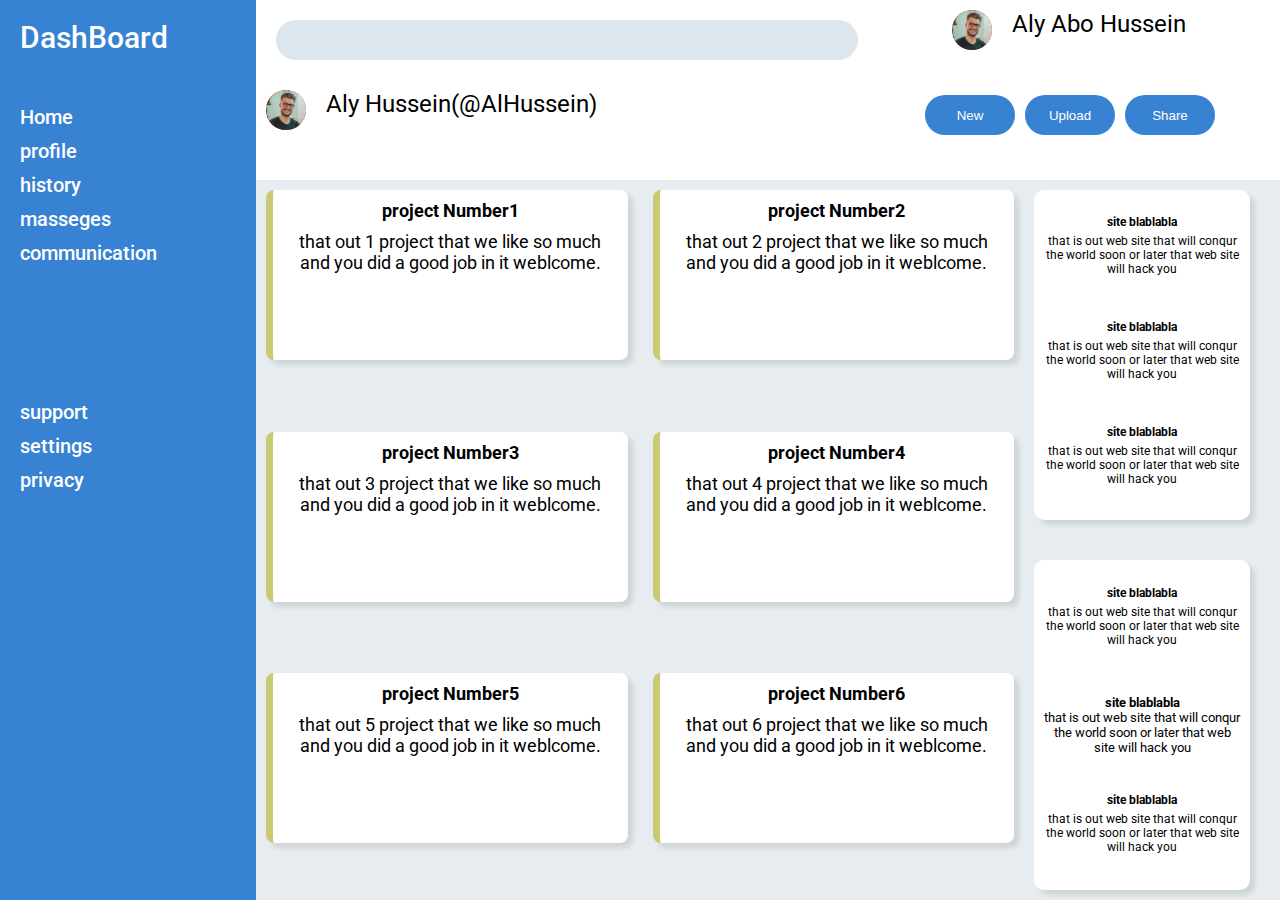
<file: admin-dashboard/index.html>
<!DOCTYPE html>
<html lang="en">
<head>
    <meta charset="UTF-8">
    <meta name="viewport" content="width=device-width, initial-scale=1.0">
    <title>Admin Dash-board</title>
    <link rel="stylesheet" href="style.css">
</head>
<body>
    <div class="container">
        <div class="header">
            <input type="text" class="search-box">

            <div class="upper-info">
                <img src="user.png" alt="" class="user-img-up">
                <p class="user-name">Aly Abo Hussein</p>
            </div>

            <div class="info">
                <img src="user.png" alt="" class="user-img-down">

                <p class="name">Aly Hussein(@AlHussein)</p>
            </div>
            <div class="buttons">
                <button class="btn">New</button>
                <button class="btn">Upload</button>
                <button class="btn">Share</button>
            </div>
        </div>
        <div class="left-sidbar">
            <div class="logo">DashBoard</div>
            <div class="middle">
                <p>Home</p>
                <p>profile</p>
                <p>history</p>
                <p>masseges</p>
                <p>communication</p>
            </div>
            <div class="end">
                <p>support</p>
                <p>settings</p>
                <p>privacy</p>
            </div>
            
        </div>
        <div class="right-sidebar">
            <div class="annoucments">
                <div class="announce">
                    <h4>site blablabla</h4>
                    <p>that is out web site that will conqur the world soon or later that web site will hack you</p>
                </div>
                <div class="announce">
                    <h4>site blablabla</h4>
                    <p>that is out web site that will conqur the world soon or later that web site will hack you</p>
                </div>
                <div class="announce">
                    <h4>site blablabla</h4>
                    <p>that is out web site that will conqur the world soon or later that web site will hack you</p>
                </div>
            </div>
            <div class="annoucments">
                <div class="announce">
                    <h4>site blablabla</h4>
                    <p>that is out web site that will conqur the world soon or later that web site will hack you</p>
                </div class="announce">
                <div >
                    <h4>site blablabla</h4>
                    <p>that is out web site that will conqur the world soon or later that web site will hack you</p>
                </div>
                <div class="announce">
                    <h4>site blablabla</h4>
                    <p>that is out web site that will conqur the world soon or later that web site will hack you</p>
                </div>
            </div>
        </div>
        <div class="projects">
            <div class="project">
                <h4>project Number1</h4>
                <p>that out 1 project that we like so much and you did a good job in it weblcome.</p>
            </div>
            <div class="project">
                <h4>project Number2</h4>
                <p>that out 2 project that we like so much and you did a good job in it weblcome.</p>
            </div>
            <div class="project">
                <h4>project Number3</h4>
                <p>that out 3 project that we like so much and you did a good job in it weblcome.</p>
            </div>
            <div class="project">
                <h4>project Number4</h4>
                <p>that out 4 project that we like so much and you did a good job in it weblcome.</p>
            </div>
            <div class="project">
                <h4>project Number5</h4>
                <p>that out 5 project that we like so much and you did a good job in it weblcome.</p>
            </div>
            <div class="project">
                <h4>project Number6</h4>
                <p>that out 6 project that we like so much and you did a good job in it weblcome.</p>
            </div>
        </div>
    </div>
    
</body>
</html>
</file>
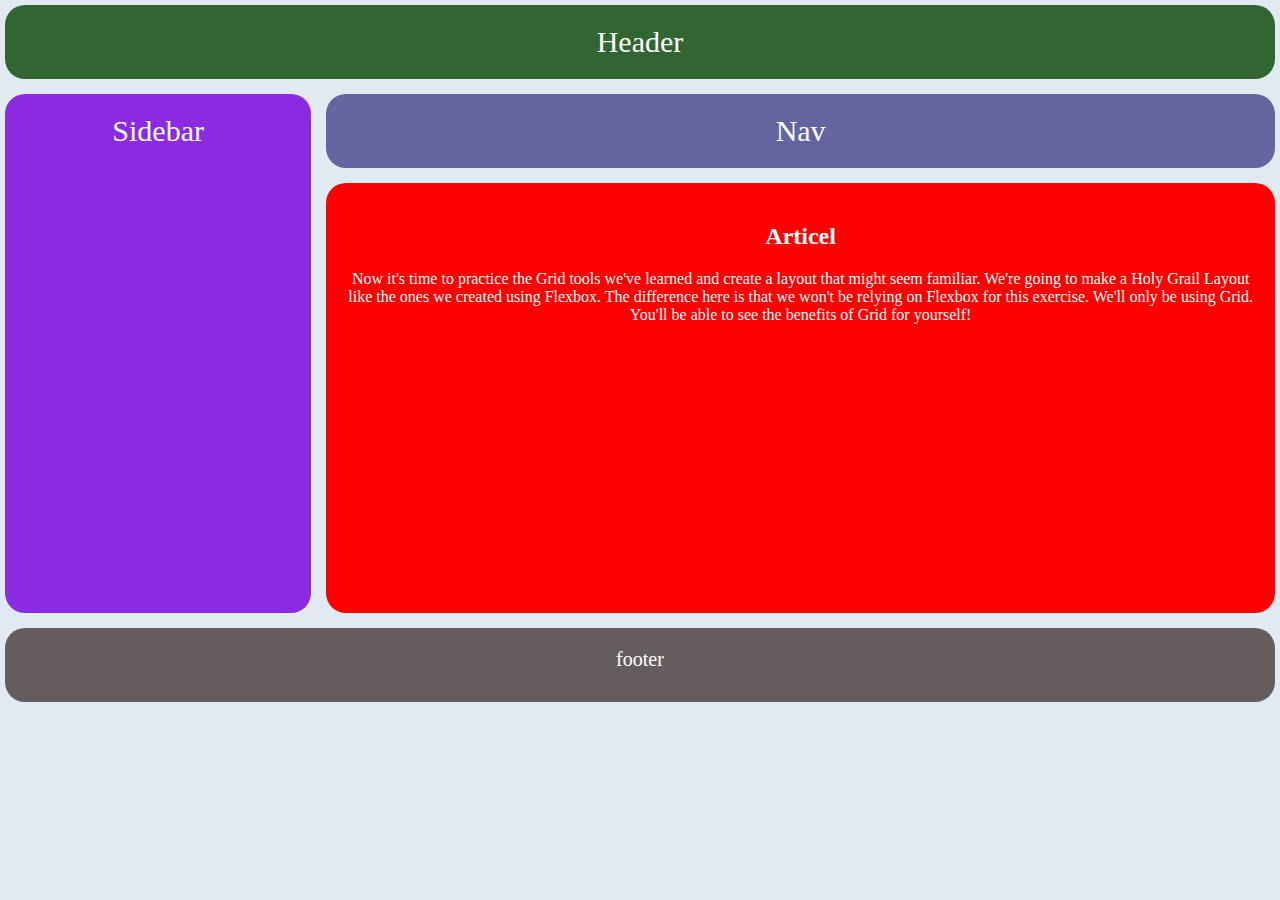
<file: practice1/index.html>
<!DOCTYPE html>
<html lang="en">
<head>
    <meta charset="UTF-8">
    <meta name="viewport" content="width=device-width, initial-scale=1.0">
    <title>Make gird</title>
    <link rel="stylesheet" href="style.css">
</head>
<body>
    <div class="container">
        <div class="header"> Header</div>
        <div class="nav">Nav</div>
        <div class="sidebar">Sidebar</div>
        <div class="article">
            <h2>Articel</h2>
            <p>Now it's time to practice the Grid tools we've learned and create a layout that might seem familiar. 
                We're going to make a Holy Grail Layout like the ones we created using Flexbox. 
                The difference here is that we won't be relying on Flexbox for this exercise. 
                We'll only be using Grid. You'll be able to see the benefits of Grid for yourself!</p>
        </div>
        <div class="footer">footer</div>
    </div>
</body>
</html>
</file>
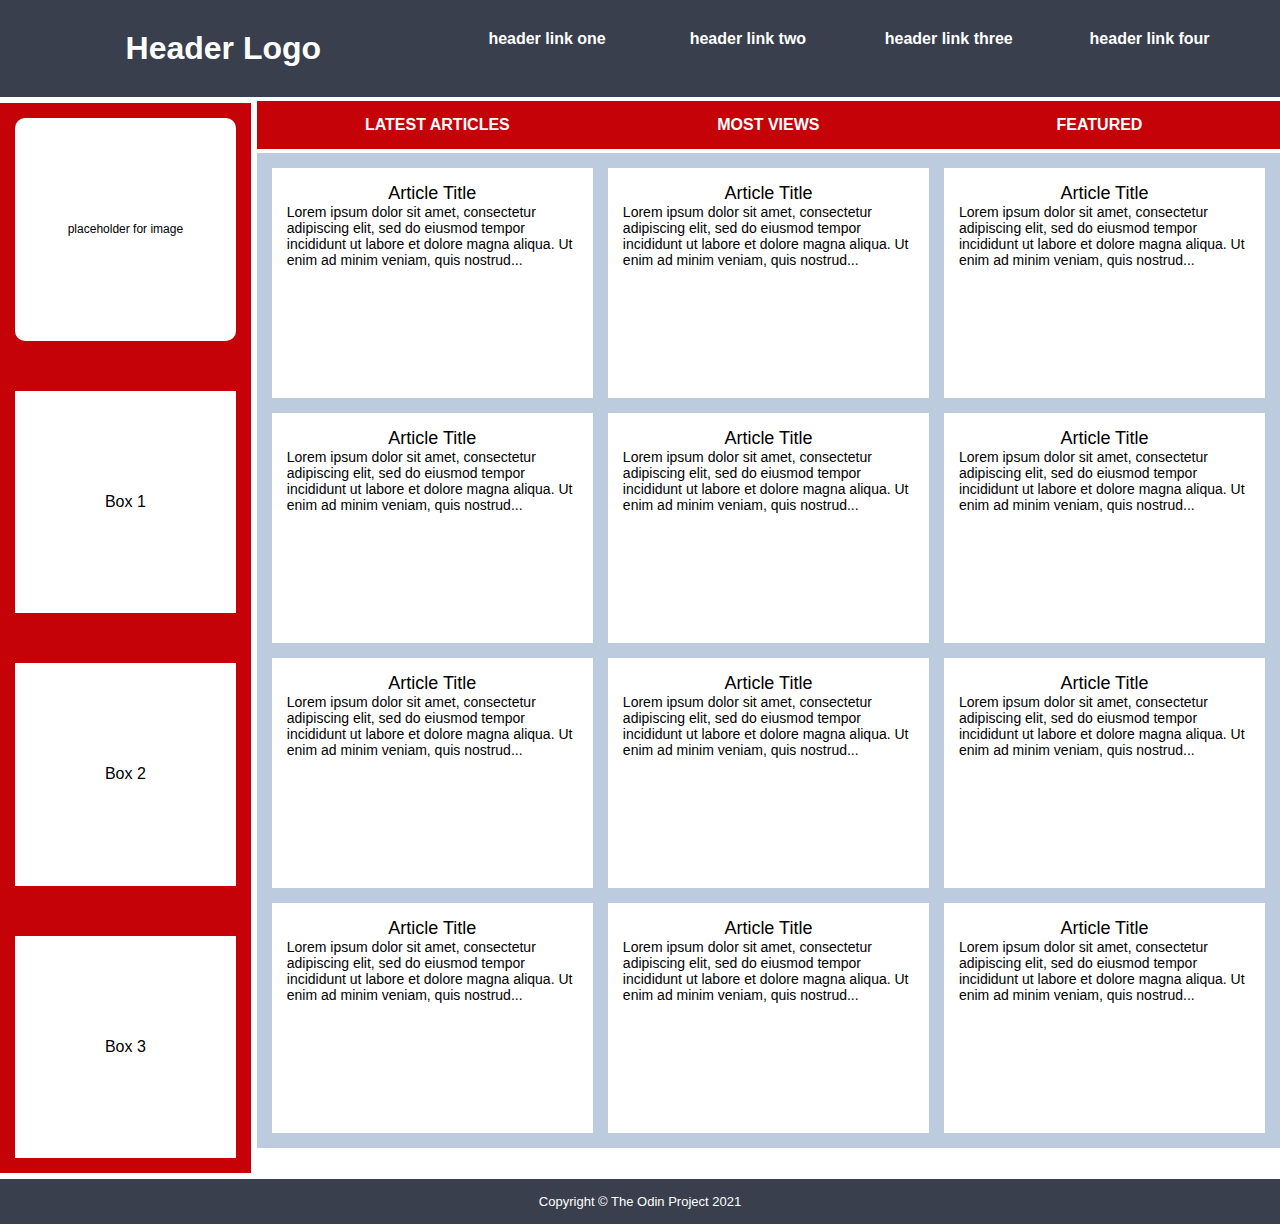
<file: practice2-responsive-website-using-grid/index.html>
<!DOCTYPE html>
<html lang="en">
  <head>
    <meta charset="UTF-8">
    <meta http-equiv="X-UA-Compatible" content="IE=edge">
    <meta name="viewport" content="width=device-width, initial-scale=1.0">
    <title>Holy Grail Mockup</title>
    <link rel="stylesheet" href="style.css">
  </head>
  <body>
    <div class="container">

      <div class="header">
        <div class="logo">Header Logo</div>
        <div class="menu">
          <ul>
            <li>header link one</li>
            <li>header link two</li>
            <li>header link three</li>
            <li>header link four</li>
          </ul>
        </div>
      </div>

      <div class="sidebar">
        <div class="photo">
          <p>placeholder for image</p>    
        </div>
        <div class="side-content">Box 1
        </div>
        <div class="side-content">Box 2
        </div>
        <div class="side-content">Box 3
        </div>
      </div>

      <div class="nav">
        <ul>
          <li>Latest Articles</li>
          <li>Most Views</li>
          <li>Featured</li>
        </ul>
      </div>

      <div class="article">
        <div class="card">
          <p class="title">Article Title</p>
          <p>Lorem ipsum dolor sit amet, consectetur adipiscing elit, sed do eiusmod tempor incididunt ut labore et dolore magna aliqua. Ut enim ad minim veniam, quis nostrud...</p>
        </div>
        <div class="card">
          <p class="title">Article Title</p>
          <p>Lorem ipsum dolor sit amet, consectetur adipiscing elit, sed do eiusmod tempor incididunt ut labore et dolore magna aliqua. Ut enim ad minim veniam, quis nostrud...</p>
        </div>
        <div class="card">
          <p class="title">Article Title</p>
          <p>Lorem ipsum dolor sit amet, consectetur adipiscing elit, sed do eiusmod tempor incididunt ut labore et dolore magna aliqua. Ut enim ad minim veniam, quis nostrud...</p>
        </div>
        <div class="card">
          <p class="title">Article Title</p>
          <p>Lorem ipsum dolor sit amet, consectetur adipiscing elit, sed do eiusmod tempor incididunt ut labore et dolore magna aliqua. Ut enim ad minim veniam, quis nostrud...</p>
        </div>
        <div class="card">
          <p class="title">Article Title</p>
          <p>Lorem ipsum dolor sit amet, consectetur adipiscing elit, sed do eiusmod tempor incididunt ut labore et dolore magna aliqua. Ut enim ad minim veniam, quis nostrud...</p>
        </div>
        <div class="card">
          <p class="title">Article Title</p>
          <p>Lorem ipsum dolor sit amet, consectetur adipiscing elit, sed do eiusmod tempor incididunt ut labore et dolore magna aliqua. Ut enim ad minim veniam, quis nostrud...</p>
        </div>
        <div class="card">
          <p class="title">Article Title</p>
          <p>Lorem ipsum dolor sit amet, consectetur adipiscing elit, sed do eiusmod tempor incididunt ut labore et dolore magna aliqua. Ut enim ad minim veniam, quis nostrud...</p>
        </div>
        <div class="card">
          <p class="title">Article Title</p>
          <p>Lorem ipsum dolor sit amet, consectetur adipiscing elit, sed do eiusmod tempor incididunt ut labore et dolore magna aliqua. Ut enim ad minim veniam, quis nostrud...</p>
        </div>
        <div class="card">
          <p class="title">Article Title</p>
          <p>Lorem ipsum dolor sit amet, consectetur adipiscing elit, sed do eiusmod tempor incididunt ut labore et dolore magna aliqua. Ut enim ad minim veniam, quis nostrud...</p>
        </div>
        <div class="card">
          <p class="title">Article Title</p>
          <p>Lorem ipsum dolor sit amet, consectetur adipiscing elit, sed do eiusmod tempor incididunt ut labore et dolore magna aliqua. Ut enim ad minim veniam, quis nostrud...</p>
        </div>
        <div class="card">
          <p class="title">Article Title</p>
          <p>Lorem ipsum dolor sit amet, consectetur adipiscing elit, sed do eiusmod tempor incididunt ut labore et dolore magna aliqua. Ut enim ad minim veniam, quis nostrud...</p>
        </div>
        <div class="card">
          <p class="title">Article Title</p>
          <p>Lorem ipsum dolor sit amet, consectetur adipiscing elit, sed do eiusmod tempor incididunt ut labore et dolore magna aliqua. Ut enim ad minim veniam, quis nostrud...</p>
        </div>
      </div>

      <div class="footer">
        <p>Copyright © The Odin Project 2021</p>
      </div>
      
    </div>
  </body>
</html>
</file>
<file: admin-dashboard/style.css>
@import url('https://fonts.googleapis.com/css2?family=Roboto:wght@300&display=swap');
*{
    margin: 0;
    padding: 0;
}
body{
    background-color: rgb(230, 236, 239);
    font-size: 12px;
    font-family: 'Roboto', sans-serif;
}
.container{
    height: 100vh;
    display: grid;
    grid-template-columns: repeat(5,1fr);
    grid-template-rows: repeat(5,1fr);
}
.header{
    background-color: white;
    color: black;
    grid-column: 2/6;
    display: grid;
    font-size: 20px;
    grid-template-columns: repeat(5,1fr);
    grid-template-rows: repeat(2,1fr);  
    padding: 10px;  
    font-size: 200%;
}
.search-box {
    grid-column: 1/4;
    background-color: rgb(220, 230, 236);
    border: none;
    border-radius: 30px;
    margin: 10px;
    padding: 10px;
    height: 20px;
}
.header .upper-info{
    grid-column: 4/6;
    display: flex;
    justify-content: center;
    gap: 5%;
}
.header .info{
    grid-column: 1/4;
    grid-row: 2/3;
    display: flex;
    gap: 20px;
    text-align: center;
}
.header img{
    width: 40px;
    height: 40px;
    border-radius: 50%;
    background-color: red;
}
.btn{
    color: white;
    background-color: rgb(55, 130, 211);
    border-radius: 20px;
    margin: 5px;
    padding: 2px;
    width: 90px;
    height: 40px;
    border: none;
}
.buttons{
    grid-column: 4/6;
    grid-row: 2/3;
    display: flex;
    justify-content: end;
    margin-right: 50px;
}



.left-sidbar{
    background-color: rgb(55, 130, 211);
    color: white;
    grid-row: 1/-1;
    display: grid;
    grid-template-rows: repeat(15,1fr);
    font-size: 20px;
    padding: 20px;
    font-weight: 500;
    grid-gap: 50px;
}

.logo{
    grid-row: 1/2;
    justify-content: center;
    font-size: 30px;
}

.middle{
    grid-row: 2/7;
    display: flex;
    flex-direction: column;
    gap: 10px;
}
.end{
    grid-row: 7/16;
    display: flex;
    flex-direction: column;
    gap: 10px;
}

.projects{
    grid-column: 2/5;
    grid-row: 2/6;
    display: grid;
    grid-template-columns: repeat(auto-fit,minmax(350px,1fr));
    grid-template-rows: repeat(3,1fr);
    grid-gap: 5px;
}
.project{
    display: flex;
    flex-direction: column;
    text-align: center;
    font-size: 18px;
    gap: 10px;
    height: 150px;
    background-color: white;
    margin: 10px;
    border-radius: 8px;
    padding: 10px;
    border-left: 7px solid rgb(202, 202, 117);
    box-shadow: 5px 5px 5px rgba(0,0,0,0.1);
}

.right-sidebar{
    grid-row: 2/6;
    display: grid;
    grid-template-rows: repeat(2,1fr);
    grid-gap: 20px;
    margin-right: 20px;
}

.annoucments{
    display: flex;
    flex-direction: column;
    padding: 10px;
    gap: 5px;
    align-items: center;
    text-align: center;
    margin: 10px;
    justify-content: space-around;
    background-color: white;
    box-shadow: 5px 5px 5px rgba(0,0,0,0.1);
    border-radius: 10px;
    font-size: 13px;
}
.announce{
    margin-bottom: 10px;
    display: flex;
    flex-direction: column;
    gap: 5px;
    font-size: 12px;
}
</file>
<file: practice1/style.css>
body{
    margin: 0;
    padding: 0;
    background-color: rgb(225, 234, 243);
    color: white;
}
.container{
    height: 100%;
    display: inline-grid;
    grid-template-columns: repeat(4,1fr);
    grid-template-rows: repeat(8,1fr);
    grid-gap: 15px;
    margin: 5px;
    
}

.header, .nav, .article, .sidebar, .footer{
    border-radius: 20px;
    text-align: center;
    padding: 20px;
}

.header{
    grid-column: 1/5;
    background-color: rgb(49, 101, 49);
    font-size: 30px;
}

.sidebar{
    grid-row: 2/8;
    background-color: blueviolet;
    font-size: 30px;
}
.nav{
    grid-column: 2/5;
    background-color: rgb(100, 100, 161);
    font-size: 30px;
}
.article{
    grid-row: 3/8;
    grid-column: 2/5;
    background-color: red;
}
.footer{
    grid-column: 1/5;
    background-color: rgb(101, 93, 93);
    font-size: 20px;
}
</file>
<file: practice2-responsive-website-using-grid/style.css>
* {
    margin: 0;
    padding: 0;
  }
  
  .container {
    height: 100vh;
    text-align: center;
    display: grid;
    grid-template-columns: repeat(5,1fr);
    grid-template-rows: repeat(8,1fr);
    grid-gap: 4px;
    
  }
  
  .container div {
    padding: 15px;
    font-size: 32px;
    font-family: Helvetica;
    font-weight: bold;
    color: white;
  }
  
  .header {
    background-color: #393f4d;
    grid-column: 1/6;
    display: grid;
    grid-template-columns: 1fr 2fr;

  }

  .menu ul{
    display: grid;
    grid-template-columns: repeat(4,1fr);
    list-style: none;
  }

  .menu ul,
  .menu li {
    font-size: 16px;

  }
  
  .sidebar {
    background-color: #C50208;
    grid-row: 2/9;
    grid-column: 1/1;
    margin: 2px 2px 2px 0;
    display: grid;
    grid-template-rows: repeat(4,1fr);
    grid-template-columns: 1fr;
    grid-gap: 50px;
  }
  
  .sidebar .photo {
    background-color: white;
    color: black;
    font-size: 12px;
    font-weight: normal;
    border-radius: 10px;
    display: flex;
    justify-content: center;
    align-items: center;
  }
  
  
  .sidebar .side-content {
    background-color: white;
    color: black;
    font-size: 16px;
    font-weight: normal;
    display: flex;
    justify-content: center;
    align-items: center;
  }
  
  .nav {
    background-color: #C50208;
    grid-column: 2/6;
  }

  .nav ul{
    display: flex;
    justify-content: space-around;
    list-style: none;
    display: grid;
    grid-template-columns: repeat(3,1fr);
  }
  
  .nav ul li {
    font-size: 16px;
    text-transform: uppercase;
    
  }
  
  .article {
    background-color: #bccbde;
    grid-column: 2/6;
    display: grid;
    grid-template-columns: repeat(auto-fit,minmax(250px,1fr));
    grid-template-rows: repeat(3,1fr);
    text-align: center;
    grid-gap: 15px;
  }
  
  .article p {
    font-size: 18px;
    font-family: sans-serif;
    color: white;
    text-align: left;
  }
  
  .article .card {
    background-color: #FFFFFF;
    color: black;
    text-align: center;
    height: 200px;
  }
  
  .card p {
    color: black;
    font-weight: normal;
    font-size: 14px;
  }
  
  .card .title {
    font-size: 18px;
    text-align: center;
  }
  
  .footer {
    background-color: #393f4d;
    grid-column: 1/6;
    display: flex;
    justify-content: space-around;
  }
  
  .footer p {
    font-size: 13px;
    font-weight: normal;
  }
</file>
